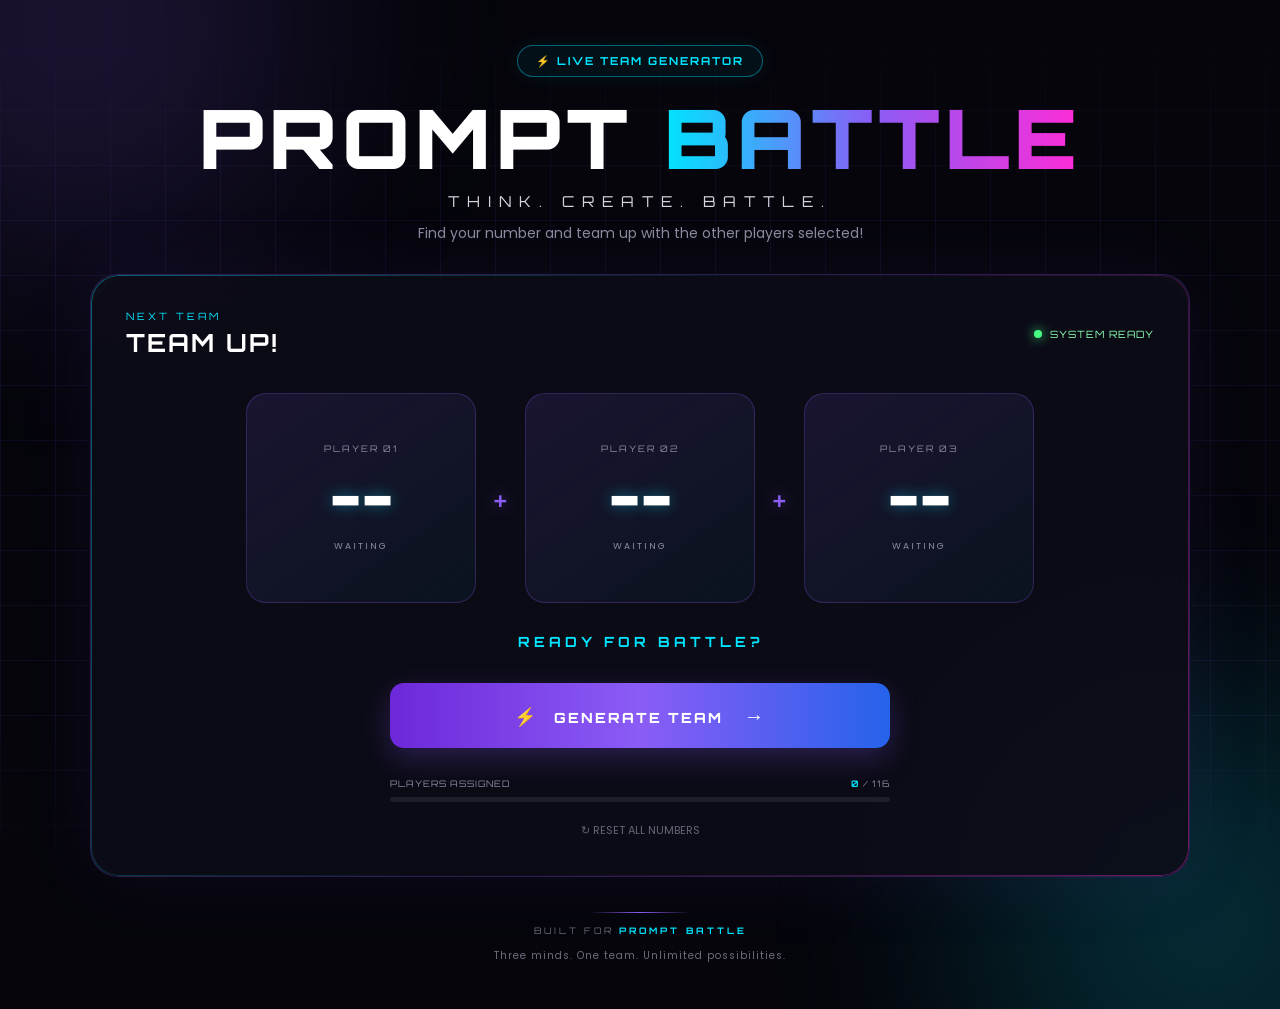
<file: IAC random gen/index.html>
<!DOCTYPE html>
<html lang="en">
<head>
    <meta charset="UTF-8">
    <meta name="viewport" content="width=device-width, initial-scale=1.0">

    <title>Prompt Battle | Team Generator</title>

    <link rel="stylesheet" href="style.css">

    <link rel="preconnect" href="https://fonts.googleapis.com">
    <link rel="preconnect" href="https://fonts.gstatic.com" crossorigin>
    <link href="https://fonts.googleapis.com/css2?family=Orbitron:wght@400;500;600;700;800;900&family=Poppins:wght@400;500;600;700&display=swap" rel="stylesheet">
</head>

<body>

    <!-- Background Effects -->
    <div class="grid"></div>
    <div class="glow glow-one"></div>
    <div class="glow glow-two"></div>

    <main class="container">

        <!-- Header -->
        <header class="header">

            <div class="badge">
                ⚡ LIVE TEAM GENERATOR
            </div>

            <h1>
                PROMPT <span>BATTLE</span>
            </h1>

            <p class="subtitle">
                THINK. CREATE. BATTLE.
            </p>

            <p class="instruction">
                Find your number and team up with the other players selected!
            </p>

        </header>


        <!-- Main Card -->
        <section class="battle-card">

            <div class="card-top">

                <div>
                    <span class="small-label">NEXT TEAM</span>
                    <h2>TEAM UP!</h2>
                </div>

                <div class="status">
                    <span class="status-dot"></span>
                    SYSTEM READY
                </div>

            </div>


            <!-- Number Display -->
            <div class="numbers-container">

                <div class="number-box" id="box1">
                    <div class="team-label">PLAYER 01</div>
                    <div class="number" id="number1">--</div>
                    <div class="number-status">WAITING</div>
                </div>


                <div class="plus">+</div>


                <div class="number-box" id="box2">
                    <div class="team-label">PLAYER 02</div>
                    <div class="number" id="number2">--</div>
                    <div class="number-status">WAITING</div>
                </div>


                <div class="plus">+</div>


                <div class="number-box" id="box3">
                    <div class="team-label">PLAYER 03</div>
                    <div class="number" id="number3">--</div>
                    <div class="number-status">WAITING</div>
                </div>

            </div>


            <!-- Message -->
            <div class="battle-message" id="battleMessage">
                READY FOR BATTLE?
            </div>


            <!-- Generate Button -->
            <button class="generate-btn" id="generateBtn">

                <span class="btn-icon">⚡</span>

                <span id="buttonText">
                    GENERATE TEAM
                </span>

                <span class="arrow">→</span>

            </button>


            <!-- Progress -->
            <div class="progress-section">

                <div class="progress-info">
                    <span>PLAYERS ASSIGNED</span>
                    <span>
                        <b id="usedCount">0</b> / 116
                    </span>
                </div>

                <div class="progress-bar">
                    <div class="progress-fill" id="progressFill"></div>
                </div>

            </div>


            <!-- Reset -->
            <button class="reset-btn" id="resetBtn">
                ↻ RESET ALL NUMBERS
            </button>

        </section>


        <!-- Footer -->
        <footer>

            <div class="footer-line"></div>

            <p>
                BUILT FOR <strong>PROMPT BATTLE</strong>
            </p>

            <p class="footer-sub">
                Three minds. One team. Unlimited possibilities.
            </p>

        </footer>

    </main>


    <!-- Celebration -->
    <div class="celebration" id="celebration">

        <div class="celebration-content">

            <div class="celebration-icon">
                ⚡
            </div>

            <h2>TEAM LOCKED!</h2>

            <p>Your battle squad has been selected.</p>

        </div>

    </div>


    <script src="script.js"></script>

</body>
</html>
</file>
<file: IAC random gen/style.css>
* {
    margin: 0;
    padding: 0;
    box-sizing: border-box;
}

:root {
    --bg: #05050b;
    --card: rgba(13, 13, 25, 0.88);
    --primary: #8b5cf6;
    --secondary: #00e5ff;
    --pink: #ff2bd6;
    --text: #ffffff;
    --muted: #8b8b9f;
}

body {
    min-height: 100vh;
    background: var(--bg);
    color: var(--text);

    font-family: "Poppins", sans-serif;

    display: flex;
    justify-content: center;
    align-items: center;

    overflow-x: hidden;
}


/* =========================
   BACKGROUND
========================= */

.grid {
    position: fixed;
    inset: 0;

    background-image:
        linear-gradient(rgba(139, 92, 246, 0.08) 1px, transparent 1px),
        linear-gradient(90deg, rgba(139, 92, 246, 0.08) 1px, transparent 1px);

    background-size: 55px 55px;

    mask-image: linear-gradient(
        to bottom,
        transparent,
        black 20%,
        black 80%,
        transparent
    );

    z-index: -3;
}


.glow {
    position: fixed;

    width: 450px;
    height: 450px;

    border-radius: 50%;

    filter: blur(120px);

    opacity: 0.18;

    z-index: -2;
}


.glow-one {
    background: var(--primary);

    top: -200px;
    left: -150px;
}


.glow-two {
    background: var(--secondary);

    bottom: -250px;
    right: -150px;
}


/* =========================
   CONTAINER
========================= */

.container {
    width: min(1100px, 94%);

    padding: 45px 0;

    text-align: center;
}


/* =========================
   HEADER
========================= */

.header {
    margin-bottom: 30px;
}


.badge {
    display: inline-block;

    padding: 8px 18px;

    border: 1px solid rgba(0, 229, 255, 0.4);

    border-radius: 50px;

    color: var(--secondary);

    font-family: "Orbitron", sans-serif;

    font-size: 11px;
    font-weight: 700;

    letter-spacing: 2px;

    background: rgba(0, 229, 255, 0.05);

    box-shadow:
        0 0 20px rgba(0, 229, 255, 0.08);
}


h1 {
    margin-top: 20px;

    font-family: "Orbitron", sans-serif;

    font-size: clamp(42px, 7vw, 82px);

    font-weight: 900;

    letter-spacing: 5px;

    line-height: 1;
}


h1 span {
    background: linear-gradient(
        90deg,
        var(--secondary),
        var(--primary),
        var(--pink)
    );

    -webkit-background-clip: text;
    background-clip: text;

    color: transparent;
}


.subtitle {
    margin-top: 13px;

    font-family: "Orbitron", sans-serif;

    font-size: 15px;

    letter-spacing: 8px;

    color: #d5d5df;
}


.instruction {
    margin-top: 12px;

    color: var(--muted);

    font-size: 14px;
}


/* =========================
   CARD
========================= */

.battle-card {
    position: relative;

    padding: 35px;

    border-radius: 28px;

    background: var(--card);

    border: 1px solid rgba(139, 92, 246, 0.25);

    backdrop-filter: blur(25px);

    box-shadow:
        0 0 80px rgba(139, 92, 246, 0.08),
        inset 0 0 40px rgba(255, 255, 255, 0.015);
}


.battle-card::before {
    content: "";

    position: absolute;

    inset: 0;

    border-radius: 28px;

    padding: 1px;

    background: linear-gradient(
        120deg,
        rgba(0, 229, 255, 0.4),
        transparent,
        rgba(255, 43, 214, 0.4)
    );

    mask:
        linear-gradient(#fff 0 0) content-box,
        linear-gradient(#fff 0 0);

    mask-composite: exclude;

    pointer-events: none;
}


/* =========================
   CARD TOP
========================= */

.card-top {
    display: flex;

    justify-content: space-between;

    align-items: center;

    margin-bottom: 35px;
}


.small-label {
    display: block;

    text-align: left;

    font-family: "Orbitron", sans-serif;

    font-size: 10px;

    letter-spacing: 3px;

    color: var(--secondary);
}


.card-top h2 {
    margin-top: 5px;

    font-family: "Orbitron", sans-serif;

    font-size: 25px;

    letter-spacing: 2px;
}


.status {
    display: flex;

    align-items: center;

    gap: 8px;

    font-family: "Orbitron", sans-serif;

    font-size: 10px;

    color: #8cffb1;

    letter-spacing: 1px;
}


.status-dot {
    width: 8px;
    height: 8px;

    border-radius: 50%;

    background: #45ff83;

    box-shadow: 0 0 12px #45ff83;

    animation: pulse 1.5s infinite;
}


/* =========================
   NUMBERS
========================= */

.numbers-container {
    display: flex;

    justify-content: center;

    align-items: center;

    gap: 18px;
}


.number-box {
    position: relative;

    width: 230px;
    height: 210px;

    display: flex;

    flex-direction: column;

    justify-content: center;

    align-items: center;

    border-radius: 20px;

    background:
        linear-gradient(
            145deg,
            rgba(139, 92, 246, 0.12),
            rgba(0, 229, 255, 0.04)
        );

    border: 1px solid rgba(139, 92, 246, 0.25);

    transition: 0.4s;
}


.number-box:hover {
    transform: translateY(-5px);

    border-color: var(--secondary);

    box-shadow:
        0 0 35px rgba(0, 229, 255, 0.12);
}


.number-box.active {
    border-color: var(--secondary);

    box-shadow:
        0 0 25px rgba(0, 229, 255, 0.25),
        inset 0 0 30px rgba(0, 229, 255, 0.04);
}


.team-label {
    font-family: "Orbitron", sans-serif;

    font-size: 9px;

    letter-spacing: 2px;

    color: var(--muted);

    margin-bottom: 10px;
}


.number {
    font-family: "Orbitron", sans-serif;

    font-size: 62px;

    font-weight: 900;

    line-height: 1;

    color: white;

    text-shadow:
        0 0 15px rgba(0, 229, 255, 0.4);
}


.number-status {
    margin-top: 14px;

    font-size: 9px;

    letter-spacing: 2px;

    color: var(--muted);
}


.plus {
    font-family: "Orbitron", sans-serif;

    font-size: 30px;

    color: var(--primary);

    text-shadow:
        0 0 15px rgba(139, 92, 246, 0.5);
}


/* =========================
   NUMBER ANIMATION
========================= */

.number-box.reveal {
    animation: reveal 0.6s ease;
}


@keyframes reveal {

    0% {
        transform: scale(0.7);
        opacity: 0;
        filter: blur(10px);
    }

    60% {
        transform: scale(1.08);
        opacity: 1;
        filter: blur(0);
    }

    100% {
        transform: scale(1);
    }
}


/* =========================
   MESSAGE
========================= */

.battle-message {
    margin: 30px 0;

    font-family: "Orbitron", sans-serif;

    font-size: 14px;

    font-weight: 700;

    letter-spacing: 4px;

    color: var(--secondary);

    min-height: 20px;
}


/* =========================
   BUTTON
========================= */

.generate-btn {
    position: relative;

    width: min(500px, 100%);

    height: 65px;

    border: none;

    border-radius: 14px;

    cursor: pointer;

    color: white;

    background: linear-gradient(
        90deg,
        #6d28d9,
        #8b5cf6,
        #2563eb
    );

    font-family: "Orbitron", sans-serif;

    font-size: 14px;

    font-weight: 800;

    letter-spacing: 2px;

    box-shadow:
        0 10px 30px rgba(139, 92, 246, 0.25);

    transition: 0.3s;

    overflow: hidden;
}


.generate-btn::before {
    content: "";

    position: absolute;

    top: 0;
    left: -100%;

    width: 100%;
    height: 100%;

    background: linear-gradient(
        90deg,
        transparent,
        rgba(255,255,255,0.25),
        transparent
    );

    transition: 0.6s;
}


.generate-btn:hover::before {
    left: 100%;
}


.generate-btn:hover {
    transform: translateY(-3px);

    box-shadow:
        0 15px 45px rgba(139, 92, 246, 0.4);
}


.generate-btn:active {
    transform: scale(0.98);
}


.generate-btn:disabled {
    cursor: not-allowed;

    opacity: 0.6;

    transform: none;
}


.btn-icon {
    margin-right: 10px;

    font-size: 18px;
}


.arrow {
    margin-left: 15px;

    font-size: 20px;
}


/* =========================
   PROGRESS
========================= */

.progress-section {
    width: min(500px, 100%);

    margin: 30px auto 0;
}


.progress-info {
    display: flex;

    justify-content: space-between;

    margin-bottom: 8px;

    font-family: "Orbitron", sans-serif;

    font-size: 9px;

    letter-spacing: 1px;

    color: var(--muted);
}


.progress-info b {
    color: var(--secondary);
}


.progress-bar {
    height: 5px;

    width: 100%;

    border-radius: 20px;

    background: rgba(255,255,255,0.08);

    overflow: hidden;
}


.progress-fill {
    width: 0%;

    height: 100%;

    border-radius: 20px;

    background: linear-gradient(
        90deg,
        var(--secondary),
        var(--primary),
        var(--pink)
    );

    box-shadow:
        0 0 15px rgba(0, 229, 255, 0.5);

    transition: width 0.5s ease;
}


/* =========================
   RESET
========================= */

.reset-btn {
    margin-top: 20px;

    background: transparent;

    border: none;

    color: #666679;

    font-family: "Poppins", sans-serif;

    font-size: 11px;

    cursor: pointer;

    transition: 0.3s;
}


.reset-btn:hover {
    color: #ff5c8a;
}


/* =========================
   FOOTER
========================= */

footer {
    margin-top: 35px;
}


.footer-line {
    width: 100px;

    height: 1px;

    margin: auto;

    background: linear-gradient(
        90deg,
        transparent,
        var(--primary),
        transparent
    );
}


footer p {
    margin-top: 12px;

    font-family: "Orbitron", sans-serif;

    font-size: 9px;

    letter-spacing: 3px;

    color: #6c6c7d;
}


footer strong {
    color: var(--secondary);
}


.footer-sub {
    font-family: "Poppins", sans-serif;

    font-size: 10px;

    letter-spacing: 1px;
}


/* =========================
   CELEBRATION
========================= */

.celebration {
    position: fixed;

    inset: 0;

    display: flex;

    justify-content: center;

    align-items: center;

    background: rgba(0, 0, 0, 0.8);

    backdrop-filter: blur(12px);

    opacity: 0;

    visibility: hidden;

    transition: 0.3s;

    z-index: 100;
}


.celebration.show {
    opacity: 1;

    visibility: visible;
}


.celebration-content {
    text-align: center;

    transform: scale(0.5);

    transition: 0.4s;
}


.celebration.show .celebration-content {
    transform: scale(1);
}


.celebration-icon {
    font-size: 70px;

    animation: float 1s infinite alternate;

    text-shadow:
        0 0 30px var(--secondary);
}


.celebration h2 {
    margin-top: 10px;

    font-family: "Orbitron", sans-serif;

    font-size: 45px;

    letter-spacing: 4px;

    background: linear-gradient(
        90deg,
        var(--secondary),
        var(--pink)
    );

    -webkit-background-clip: text;

    color: transparent;
}


.celebration p {
    margin-top: 10px;

    color: #aaaabc;
}


/* =========================
   ANIMATIONS
========================= */

@keyframes pulse {

    0%, 100% {
        transform: scale(1);

        opacity: 1;
    }

    50% {
        transform: scale(1.5);

        opacity: 0.5;
    }
}


@keyframes float {

    from {
        transform: translateY(0);
    }

    to {
        transform: translateY(-12px);
    }
}


/* =========================
   RESPONSIVE
========================= */

@media (max-width: 800px) {

    .numbers-container {
        flex-direction: column;
    }

    .plus {
        transform: rotate(90deg);
    }

    .number-box {
        width: 100%;
        max-width: 300px;
        height: 160px;
    }

    .number {
        font-size: 52px;
    }

    .battle-card {
        padding: 25px 18px;
    }

    .card-top {
        align-items: flex-start;
    }

    .status {
        font-size: 8px;
    }

    .subtitle {
        letter-spacing: 4px;
    }
}


@media (max-width: 500px) {

    h1 {
        font-size: 38px;
    }

    .subtitle {
        font-size: 11px;
        letter-spacing: 3px;
    }

    .instruction {
        font-size: 12px;
    }

    .card-top h2 {
        font-size: 19px;
    }

    .status {
        display: none;
    }

    .celebration h2 {
        font-size: 32px;
    }
}
</file>
